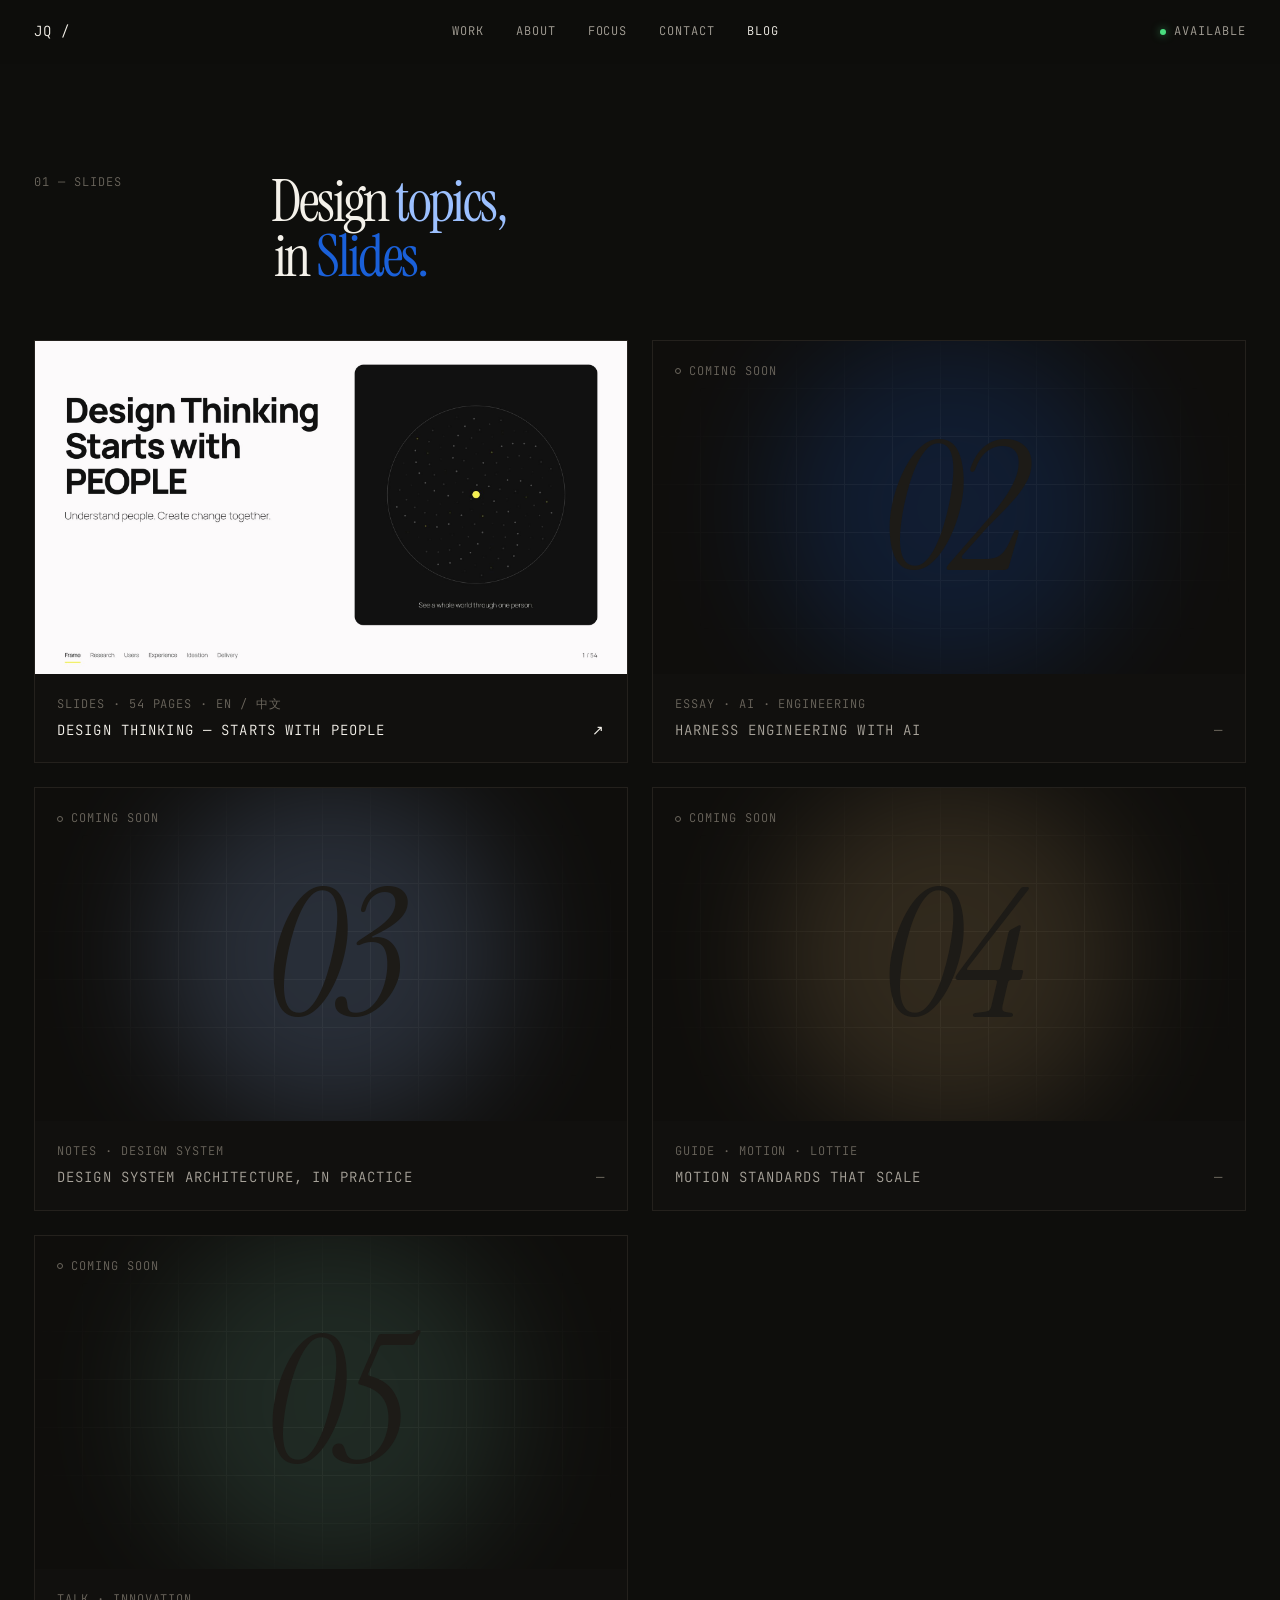
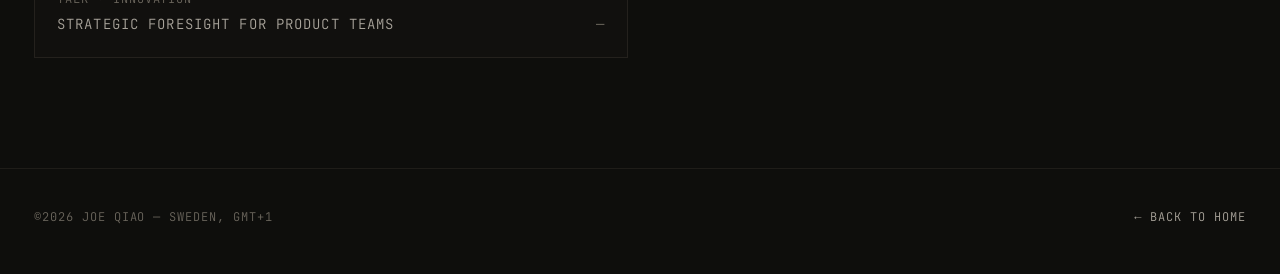
<file: blog/index.html>
<!doctype html>
<html lang="en">
<head>
<meta charset="utf-8">
<meta name="viewport" content="width=device-width, initial-scale=1">
<link rel="icon" type="image/png" href="favicon.png">
<link rel="apple-touch-icon" href="favicon.png">
<title>Blog — Joe Qiao</title>
<meta name="description" content="Notes, talks and slides by Joe Qiao — design thinking, design systems, motion and AI-driven design engineering.">
<style>
  @font-face{font-family:"Instrument Serif";font-style:normal;font-weight:400;font-display:swap;src:url(fonts/instrument-serif-latin-400-normal.woff2) format("woff2")}
  @font-face{font-family:"Instrument Serif";font-style:italic;font-weight:400;font-display:swap;src:url(fonts/instrument-serif-latin-400-italic.woff2) format("woff2")}
  @font-face{font-family:"JetBrains Mono";font-style:normal;font-weight:300;font-display:swap;src:url(fonts/jetbrains-mono-latin-300-normal.woff2) format("woff2")}
  @font-face{font-family:"JetBrains Mono";font-style:normal;font-weight:400;font-display:swap;src:url(fonts/jetbrains-mono-latin-400-normal.woff2) format("woff2")}
  /* Tokens lifted from the Framer export of the home page */
  :root{
    --bg:#0e0e0c;
    --nav-bg:#0e0e0cd1;
    --card:#11100e;
    --card-border:#24211d;
    --rule:#1f1d19;
    --ink:#f4f1ea;
    --ink-2:#a8a39a;
    --ink-3:#6b665d;
    --blue-light:#9cc0ff;
    --blue:#1a60d9;
    --serif:"Instrument Serif",serif;
    --mono:"JetBrains Mono",ui-monospace,monospace;
    --ease:cubic-bezier(.44,0,.56,1);
  }
  *{box-sizing:border-box;margin:0;padding:0}
  html{background:var(--bg);-webkit-font-smoothing:antialiased}
  body{background:var(--bg);color:var(--ink);font-family:var(--mono);min-height:100vh}
  a{color:inherit;text-decoration:none}

  .wrap{max-width:1440px;margin:0 auto}

  /* ---------- Nav ---------- */
  .nav{position:sticky;top:0;z-index:10;background:var(--nav-bg);backdrop-filter:blur(10px);-webkit-backdrop-filter:blur(10px)}
  .nav .wrap{display:flex;align-items:center;justify-content:space-between;padding:22px 34px}
  .mono-s{font:300 12px/1.4 var(--mono);letter-spacing:.08em;text-transform:uppercase}
  .mono-m{font:300 14px/1.4 var(--mono);letter-spacing:.08em;text-transform:uppercase}
  .logo{color:var(--ink)}
  .links{display:flex;gap:32px}
  .links a{color:var(--ink-2);transition:color .2s var(--ease)}
  .links a:hover,.links a[aria-current]{color:var(--ink)}
  .status{display:flex;align-items:center;gap:8px;color:var(--ink-2)}
  .status i{width:6px;height:6px;border-radius:50%;background:#4ade80;box-shadow:0 0 8px #4ade8099}

  /* ---------- Section ---------- */
  .section{display:flex;flex-direction:column;gap:56px;padding:110px 34px;border-bottom:1px solid var(--rule)}
  .head{display:flex;gap:80px;align-items:flex-start}
  .head .label{width:160px;flex:none;color:var(--ink-3)}
  .head h1{width:520px;font:400 58px/.95 var(--serif);letter-spacing:-.045em;text-indent:-.06em;text-wrap:balance}
  .c-light{color:var(--blue-light)} .c-blue{color:var(--blue)}

  /* ---------- Grid (same as Selected Work) ---------- */
  .grid{display:grid;grid-template-columns:repeat(2,minmax(0,1fr));gap:24px}
  .card{display:flex;flex-direction:column;background:var(--card);border:1px solid var(--card-border);overflow:hidden;min-width:0}
  .card.feature{grid-column:span 2}
  .visual{position:relative;width:100%;aspect-ratio:16/9;overflow:hidden}
  .visual>.inner{position:absolute;inset:0;transition:transform .8s cubic-bezier(.2,.7,.2,1)}
  a.card:hover .visual>.inner{transform:scale(1.025)}
  .caption{display:flex;align-items:flex-end;justify-content:space-between;gap:16px;padding:22px}
  .caption .copy{display:flex;flex-direction:column;gap:8px;min-width:0}
  .caption .tag{color:var(--ink-3)}
  .caption .title{color:var(--ink)}
  .arrow{color:var(--ink);transition:transform .3s var(--ease)}
  a.card:hover .arrow{transform:translate(3px,-3px)}
  .card.soon{cursor:default}
  .card.soon .title{color:var(--ink-2)}
  .card.soon .arrow{color:var(--ink-3)}


  /* ---------- Visual: placeholder ---------- */
  .ph{background:#0f0e0c}
  .ph .inner{display:flex;align-items:center;justify-content:center}
  .ph .grid-bg{position:absolute;inset:0;background-image:linear-gradient(#1a1916 1px,transparent 1px),linear-gradient(90deg,#1a1916 1px,transparent 1px);background-size:48px 48px;background-position:-1px -1px;mask-image:radial-gradient(ellipse at center,#000 30%,transparent 78%);-webkit-mask-image:radial-gradient(ellipse at center,#000 30%,transparent 78%)}
  .ph .num{position:relative;font:400 clamp(96px,14vw,200px)/1 var(--serif);letter-spacing:-.05em;color:#1d1b17}
  .ph .num em{font-style:italic}
  .ph .badge{position:absolute;left:22px;top:22px;color:var(--ink-3);display:flex;align-items:center;gap:8px}
  .ph .badge i{width:6px;height:6px;border:1px solid var(--ink-3);border-radius:50%}
  .ph .glow{position:absolute;width:60%;aspect-ratio:1;border-radius:50%;filter:blur(60px);opacity:.18}

  /* ---------- Footer ---------- */
  .foot{display:flex;justify-content:space-between;gap:24px;padding:40px 34px 48px;color:var(--ink-3)}
  .foot a{color:var(--ink-2);transition:color .2s var(--ease)}
  .foot a:hover{color:var(--ink)}

  /* ---------- Responsive (Framer breakpoints) ---------- */
  @media (max-width:1199px){
    .head{gap:48px}
  }
  @media (max-width:809px){
    .nav .wrap{padding:18px 16px}
    .links{gap:18px}
    .links .hide-m,.status{display:none}
    .section{padding:72px 16px;gap:40px}
    .head{flex-direction:column;gap:20px}
    .head h1{width:auto;font-size:44px}
    .grid{grid-template-columns:minmax(0,1fr);gap:16px}
    .card.feature{grid-column:auto}
    .caption{padding:18px}
    .mono-m{font-size:13px}
    .foot{flex-direction:column;padding:32px 16px 40px}
  }
  @media (prefers-reduced-motion:reduce){*{transition:none!important}}
</style>
</head>
<body>

<nav class="nav">
  <div class="wrap">
    <a class="logo mono-m" href="../index.html">JQ /</a>
    <div class="links mono-s">
      <a href="../index.html#work">Work</a>
      <a class="hide-m" href="../index.html#about">About</a>
      <a class="hide-m" href="../index.html#focus">Focus</a>
      <a href="../index.html#contact">Contact</a>
      <a href="index.html" aria-current="page">Blog</a>
    </div>
    <div class="status mono-s"><i></i>Available</div>
  </div>
</nav>

<main class="wrap">
  <section class="section">
    <div class="head">
      <p class="label mono-s">01 — Slides</p>
      <h1>Design <span class="c-light">topics,</span><br>in <span class="c-blue">Slides.</span></h1>
    </div>

    <div class="grid" id="grid"></div>
  </section>

  <footer class="foot mono-s">
    <span>©2026 Joe Qiao — Sweden, GMT+1</span>
    <a href="../index.html">← Back to home</a>
  </footer>
</main>

<script>
/*
  ADD A NEW ENTRY: copy one object in POSTS and edit it.
  - href: null     → shows as "Coming soon" (not clickable)
  - visual: "placeholder" | an image/video URL (16:9 looks best)
*/
const POSTS = [
  {
    tag: "Slides · 54 pages · EN / 中文",
    title: "Design Thinking — starts with people",
    href: "design-thinking/index.html",
    visual: "design-thinking/cover.jpg"
  },
  { tag: "Essay · AI · Engineering",      title: "Harness engineering with AI",          href: null, visual: "placeholder", glow: "#1a60d9" },
  { tag: "Notes · Design System",         title: "Design system architecture, in practice", href: null, visual: "placeholder", glow: "#9cc0ff" },
  { tag: "Guide · Motion · Lottie",       title: "Motion standards that scale",          href: null, visual: "placeholder", glow: "#c9a46a" },
  { tag: "Talk · Innovation",             title: "Strategic foresight for product teams", href: null, visual: "placeholder", glow: "#6aa88f" }
];

const esc = s => String(s).replace(/[&<>"]/g, c => ({"&":"&amp;","<":"&lt;",">":"&gt;",'"':"&quot;"}[c]));

function visualHTML(p, i){
  if (p.visual === "placeholder" || !p.visual) {
    const n = String(i + 1).padStart(2, "0");
    return `
    <div class="visual ph"><div class="inner">
      <div class="grid-bg"></div>
      <div class="glow" style="background:${esc(p.glow || "#1a60d9")}"></div>
      <div class="num"><em>${n}</em></div>
      <div class="badge mono-s"><i></i>${p.href ? "New" : "Coming soon"}</div>
    </div></div>`;
  }
  const isVideo = /\.(mp4|webm)(\?|$)/i.test(p.visual);
  return `<div class="visual"><div class="inner">${
    isVideo
      ? `<video src="${esc(p.visual)}" autoplay muted loop playsinline style="width:100%;height:100%;object-fit:cover;display:block"></video>`
      : `<img src="${esc(p.visual)}" alt="" loading="lazy" style="width:100%;height:100%;object-fit:cover;display:block">`
  }</div></div>`;
}

document.getElementById("grid").innerHTML = POSTS.map((p, i) => {
  const cls = `card${p.feature ? " feature" : ""}${p.href ? "" : " soon"}`;
  const open = p.href ? `<a class="${cls}" href="${esc(p.href)}">` : `<div class="${cls}" aria-disabled="true">`;
  const close = p.href ? `</a>` : `</div>`;
  return `${open}
    ${visualHTML(p, i)}
    <div class="caption">
      <div class="copy">
        <p class="tag mono-s">${esc(p.tag)}</p>
        <p class="title mono-m">${esc(p.title)}</p>
      </div>
      <span class="arrow mono-m">${p.href ? "↗" : "—"}</span>
    </div>
  ${close}`;
}).join("");
</script>
</body>
</html>
</file>
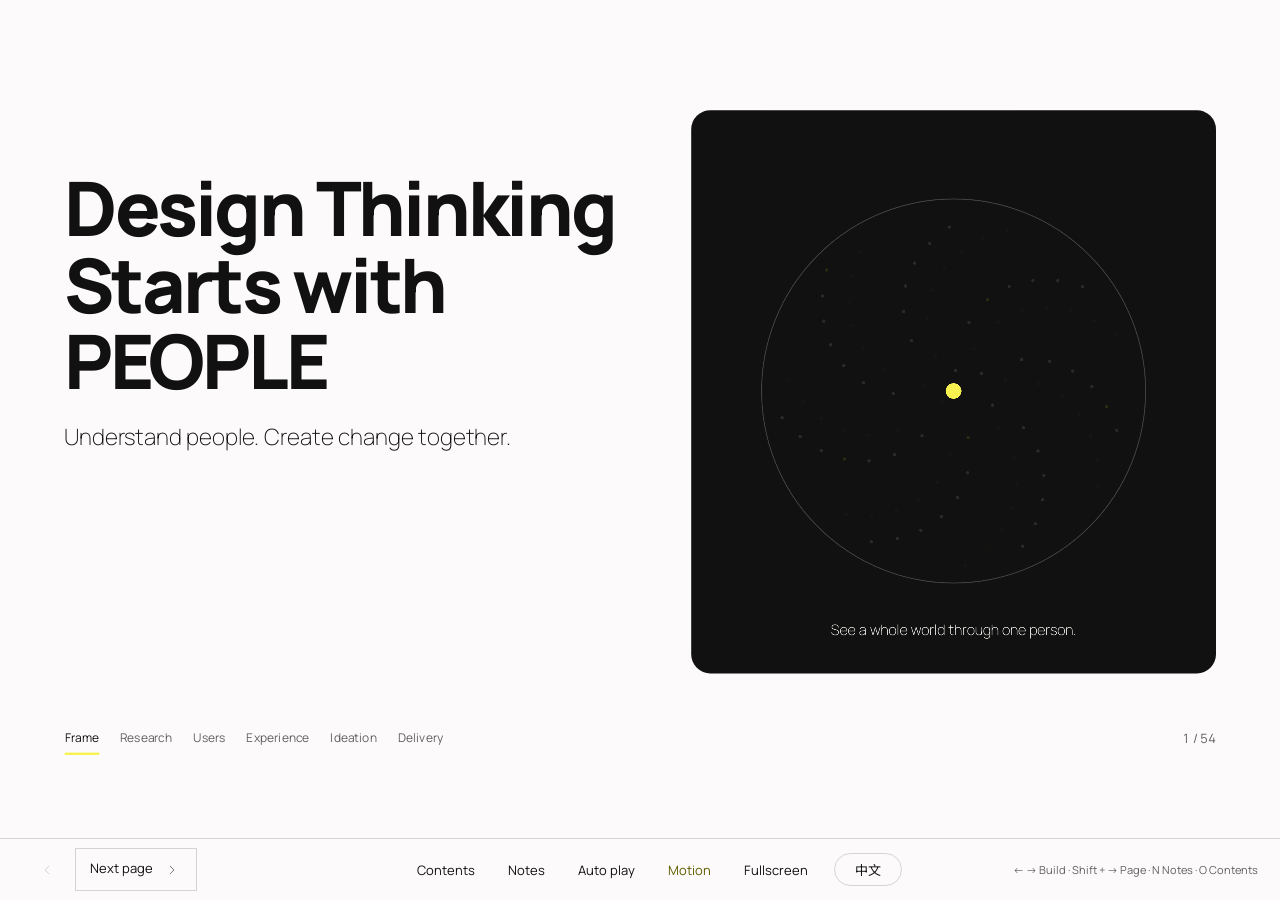
<file: blog/design-thinking/index.html>
<!doctype html><html lang="en"><head><meta charset="utf-8"><meta name="viewport" content="width=device-width,initial-scale=1"><meta name="description" content="以点、线、面的连续叙事讲述设计思维，从人到体验，再到服务系统。"><link rel="icon" type="image/png" href="../favicon.png"><link rel="apple-touch-icon" href="../favicon.png"><title>Design Thinking — Joe Qiao</title><link rel="stylesheet" href="presentation.css"></head><body>
<div class="shell"><main id="screen" aria-label="演讲舞台"><div id="frame"><div id="diagramPanel" aria-hidden="true"></div><canvas id="geometry" width="1800" height="1400" role="img" aria-label="随讲述变化的点线面关系图"></canvas><canvas id="particleSpace" width="1800" height="1400" aria-hidden="true"></canvas><canvas id="geometryLabels" width="1800" height="1400" aria-hidden="true"></canvas><section id="frameworkLayer" tabindex="0" role="button" aria-label="放大方法图表" hidden></section><p id="frameworkCaption" hidden></p><button id="diamondReference" hidden aria-label="查看 Design Council 官方双钻详图" title="查看官方双钻详图" aria-haspopup="dialog" aria-controls="figureDialog"><svg viewBox="0 0 24 24" aria-hidden="true"><path d="M2 12s3.5-7 10-7 10 7 10 7-3.5 7-10 7S2 12 2 12Z"/><circle cx="12" cy="12" r="3"/></svg></button><section id="profilePanel" hidden aria-label="人物履历"><img id="profilePortrait" src="assets/tim-brown.jpg" alt="Tim Brown 官方肖像" width="800" height="800"><ol id="profileCareer"></ol></section><div class="copy"><h1 id="headline">设计，从一个人开始。</h1><p id="lead" class="lead">Design Thinking · 从看见，到共同创造</p><div id="detail" class="detail" aria-live="polite"></div></div><div id="diagramhint"></div><div class="slide-foot"><div id="chapters"></div><span id="sceneCount"></span></div><div id="blackout" hidden></div></div></main>
<footer class="toolbar"><div class="navigation"><button id="prev" aria-label="上一步"><svg viewBox="0 0 24 24" aria-hidden="true"><path d="m14 5-7 7 7 7"/></svg></button><button id="next" class="primary">下一步 <svg viewBox="0 0 24 24" aria-hidden="true"><path d="m9 5 7 7-7 7"/></svg></button><span id="buildCount"></span></div><div class="utility"><button id="outline">目录</button><button id="practice" hidden aria-expanded="false">案例练习</button><button id="notes" aria-expanded="false">讲者备注</button><button id="play" aria-pressed="false">连续演绎</button><button id="motion" aria-pressed="true">动态</button><button id="fullscreen">全屏</button><button id="language" aria-label="切换到英文">English</button></div><span class="shortcuts">← → 构建 · Shift + → 翻页 · N 备注 · O 目录</span></footer></div>
<dialog id="outlineDialog"><div class="dialogtop"><h2>讲述路线</h2><button data-close="outlineDialog">关闭</button></div><p class="introtext">58 个场景，把方法连成一个过程。点击任意场景进入讲授。</p><input id="search" type="search" aria-label="搜索演讲内容" placeholder="搜索方法、案例或问题"><div id="outlineList"></div></dialog>
<dialog id="figureDialog"><div class="dialogtop"><h2 id="figureTitle">方法图表</h2><div><button id="figureZoom">200%</button><button data-close="figureDialog" id="figureClose">关闭</button></div></div><p id="figureCredit" hidden></p><div id="figureScroll"><img id="figureFull" alt=""></div></dialog>
<aside id="notesPanel" hidden><div class="dialogtop"><h2>讲者备注</h2><button id="closeNotes">关闭</button></div><h3 id="noteTitle"></h3><section id="practiceContent" hidden></section><div id="fullContent"></div><h4>讲述提示</h4><p id="noteBody"></p><div id="updateNote"></div><div id="sourceRefs"></div><details><summary>原始素材核对记录</summary><div id="rawSource"></div></details><p class="small">原始文字识别可能存在错误。演讲正文已经人工重组；新增与修正内容分别标注。原材料图表在粒子串场之后展开。</p></aside>
<script src="font-assets.js"></script><script src="material-icons.js"></script><script src="presentation-data.js"></script><script src="presentation-en.js"></script><script src="presentation-i18n.js"></script><script src="particle-space.js"></script><script src="motion.js"></script><script src="full-method-figures.js"></script>
<script src="method-redraws.js"></script>
<script src="frameworks.js"></script><script src="presentation.js"></script></body></html>
</file>
<file: blog/design-thinking/presentation.css>
:root{--paper:#faf9f6;--ink:#111111;--muted:#606060;--line:#d5d5d5;--accent:#625e00;--soft:#ededed;--blue:#625e00;color-scheme:light}*{box-sizing:border-box}body{margin:0;background:#e7e7e7;color:var(--ink);font-family:'Manrope','Noto Sans SC',sans-serif}button,input{font:inherit}button{color:inherit;cursor:pointer;border:1px solid transparent;background:transparent;border-radius:0;padding:10px 14px}button:hover{background:#e9e9e9}button:disabled{opacity:.3;cursor:default}button:focus-visible,a:focus-visible,input:focus-visible,summary:focus-visible{outline:2px solid var(--accent);outline-offset:3px}button[aria-pressed=true]{color:var(--accent)}svg{width:18px;height:18px;fill:none;stroke:currentColor;stroke-width:1.6;vertical-align:middle}::selection{background:#f7f250;color:var(--ink)}.shell{height:100svh;display:flex;flex-direction:column}#screen{flex:1;position:relative;overflow:hidden;min-height:0;display:flex;justify-content:center;align-items:center}#frame{width:1600px;height:900px;flex-shrink:0;position:absolute;background:var(--paper);transform-origin:center;overflow:hidden}#geometry{position:absolute;left:650px;top:65px;width:900px;height:700px;pointer-events:auto}.copy{position:absolute;left:86px;top:105px;width:570px}h1{font-size:72px;line-height:1.14;font-weight:400;letter-spacing:-.02em;margin:0;white-space:pre-line;text-wrap:balance;max-width:570px}.lead{font-size:24px;line-height:1.65;margin:30px 0 0;color:var(--muted);max-width:550px}.detail{margin-top:66px;position:relative;min-height:210px;max-width:520px}.detail h2{font-size:31px;line-height:1.4;font-weight:400;margin:0 0 18px;white-space:pre-line}.detail p{font-size:25px;line-height:1.75;margin:0;white-space:pre-line;max-width:520px}.detail .ordinal{display:block;font-size:15px;color:var(--accent);margin-bottom:16px;letter-spacing:.03em}.detail .detail-foot{font-size:17px;color:var(--muted);margin-top:18px;line-height:1.6}.intro{border:1px solid var(--ink);padding:15px 24px;font-size:19px;margin-top:42px}.intro svg{fill:currentColor;stroke:none;margin-left:18px}.cover .copy{top:230px;width:720px}.cover h1{font-size:86px;max-width:680px;line-height:1.15}.cover .lead{font-size:24px;margin-top:32px}.cover .detail{display:none}.closing .copy{top:145px}.closing .detail{margin-top:45px}.closing .detail h2{font-size:34px;line-height:1.6}.film .copy{top:285px;width:810px}.film h1{font-size:86px;max-width:790px}.film .detail,.film #intro,.film .slide-foot{display:none}.slide-foot{position:absolute;left:86px;right:86px;bottom:44px;display:flex;align-items:center;justify-content:space-between;border-top:1px solid var(--line);padding-top:22px}.slide-foot #chapters{display:flex;gap:30px}.slide-foot button{padding:4px 0;font-size:17px;color:var(--muted);position:relative}.slide-foot button.active{color:var(--ink)}.slide-foot button.active:before{content:'';width:5px;height:5px;background:var(--accent);border-radius:50%;position:absolute;left:-14px;top:14px}#sceneCount{font-size:18px;font-variant-numeric:tabular-nums;color:var(--muted)}#diagramhint{position:absolute;left:728px;right:85px;top:758px;font-size:16px;color:var(--muted);text-align:center;white-space:pre-line}#filmprogress{position:absolute;bottom:0;left:0;width:100%;height:3px;background:var(--accent);transform:scaleX(0);transform-origin:left}#blackout{position:absolute;inset:0;background:#1e2120}.toolbar{height:62px;flex-shrink:0;border-top:1px solid var(--line);display:flex;align-items:center;justify-content:space-between;padding:0 22px;gap:18px;background:var(--paper);font-size:13px}.navigation,.utility{display:flex;gap:3px;align-items:center}.primary{border:1px solid var(--line);min-width:100px}.primary svg{margin-left:6px}#buildCount{margin-left:14px;color:var(--muted);font-size:12px;min-width:50px;font-variant-numeric:tabular-nums}.shortcuts{color:var(--muted);font-size:11px}dialog{padding:35px;border:1px solid var(--line);width:min(1000px,94vw);max-height:90svh;background:var(--paper);color:var(--ink)}dialog::backdrop{background:#20222280}.dialogtop{display:flex;justify-content:space-between;align-items:center;gap:12px}.dialogtop h2{font-size:27px;font-weight:400;margin:0}p.introtext{font-size:14px;line-height:1.8;color:var(--muted)}input{width:100%;padding:15px 0;background:transparent;color:var(--ink);border:0;border-bottom:1px solid var(--line);caret-color:var(--accent);margin-bottom:20px;font-size:16px}input::placeholder{color:var(--muted)}.outlineGroup h3{font-size:15px;color:var(--muted);font-weight:400;padding-top:25px}.outlineRow{display:flex;width:100%;text-align:left;align-items:center;padding:12px 0;border-bottom:1px solid var(--line);gap:20px}.outlineRow .sceneNo{color:var(--muted);font-size:13px;width:24px;font-variant-numeric:tabular-nums}.outlineRow .name{font-size:20px;flex:1}.outlineRow .type{font-size:11px;color:var(--muted)}.outlineRow.active{color:var(--accent)}#notesPanel{position:fixed;right:0;top:0;bottom:62px;width:min(530px,94vw);background:var(--paper);padding:30px;overflow:auto;border-left:1px solid var(--line);box-shadow:-12px 0 40px #20222212;z-index:3}#notesPanel h3{font-size:24px;line-height:1.4;margin:32px 0 18px}#notesPanel h4{font-size:15px;font-weight:600;margin:28px 0 12px}#notesPanel p{font-size:14px;line-height:1.9;white-space:pre-line}#fullContent .noteitem{padding:12px 0;border-bottom:1px solid var(--line)}#fullContent strong{font-size:15px;font-weight:400}#fullContent p{margin:6px 0}.notechange{padding:18px;background:var(--soft);font-size:13px;line-height:1.8;margin-top:24px}#sourceRefs a{display:block;color:var(--blue);font-size:13px;line-height:1.6;margin:10px 0;text-underline-offset:4px}details{margin-top:26px;font-size:14px}summary{cursor:pointer}pre{font:12px/1.8 'Manrope','Noto Sans SC',sans-serif;white-space:pre-wrap;word-break:break-word;color:var(--muted)}.sourcefile{font-size:11px;word-break:break-word;color:var(--muted)}.small{font-size:11px!important;color:var(--muted)}[hidden]{display:none!important}::-webkit-scrollbar{width:7px}::-webkit-scrollbar-thumb{background:#b8b8b8;border-radius:4px}@media(max-width:1100px){.shortcuts{display:none}}@media(max-width:650px){.toolbar{height:106px;flex-wrap:wrap;justify-content:center;align-content:center;gap:7px;padding:10px 8px}.utility{width:100%;justify-content:center}.utility button{padding:7px 10px;font-size:12px}#notesPanel{bottom:106px}dialog{padding:20px}.outlineRow .name{font-size:16px}.outlineRow .type{display:none}#screen{min-height:250px}}@media(prefers-reduced-motion:reduce){*{animation:none!important;transition:none!important}}body.still *{animation:none!important}@media print{.toolbar,canvas,.intro,#notesPanel{display:none!important}.shell,#screen{height:auto;display:block;overflow:visible}#frame{position:static;transform:none!important;width:auto;height:auto;background:white}.copy{position:static;width:auto;padding:30px}h1{font-size:34px}.detail{display:block!important}.detail p{font-size:16px}.slide-foot{position:static;padding:20px}.slide-foot #chapters{display:none}}

/* The stage is a composed lecture surface; controls stay outside it. */
#particleSpace{position:absolute;left:650px;top:65px;width:900px;height:700px;pointer-events:none}
.copy{z-index:1}#diagramhint{display:none!important}
.copy-ghost,.detail-ghost{pointer-events:none;user-select:none;z-index:2}
.copy-ghost{position:absolute}.detail-ghost{position:absolute;left:0;width:100%;margin:0!important}
.is-dark #frame{--paper:#101110;--ink:#f0f0ee;--muted:#ababab;--line:#424242;--accent:#f7f250;background:var(--paper);color:var(--ink)}
.is-dark .intro{border-color:#777777}.is-dark .intro:hover{background:#2b2b2b}
.is-dark #frame #chapters button:hover{background:#2b2b2b}
#frame{transition:background-color 900ms cubic-bezier(.4,0,.2,1),color 900ms cubic-bezier(.4,0,.2,1)}
#chapters .active:before{width:6px;height:6px}#filmprogress{height:2px}
button{transition:background-color 180ms ease,color 180ms ease,border-color 180ms ease}
#buildCount{min-width:76px}.primary{min-width:110px}.ordinal{display:none!important}
@media(prefers-reduced-motion:reduce){#frame{transition:none}}

#geometry{z-index:0}#particleSpace{z-index:1}#geometryLabels{position:absolute;left:650px;top:65px;width:900px;height:700px;pointer-events:none;z-index:2}.copy{z-index:3}.copy-ghost{z-index:4}#blackout{z-index:5}


/* Fixed narrative stage. Type and planes share a deliberate two-column grid. */
:root{--signal:#f7f250;--ink:#111111;--paper:#fcfafa;--soft:#eceae8;--line:#d6d3d0;--accent:#625e00;--blue:#625e00}
#frame{background:var(--paper)}
.copy{inset:0;width:1600px;pointer-events:none}.copy button{pointer-events:auto}
.copy h1,.copy .lead,.copy .detail,.copy .intro{position:absolute;margin:0}
.copy h1{left:80px;top:88px;width:536px;max-width:536px;font-size:84px;line-height:1.08;letter-spacing:-.03em;font-weight:400}
.copy .lead{left:80px;top:360px;width:536px;max-width:536px;font-size:23px;line-height:1.5;color:#62605e}
.copy .detail{left:80px;top:516px;width:536px;max-width:536px;min-height:252px;padding:28px 32px;background:var(--signal);border-radius:24px;color:var(--ink);pointer-events:auto}
.copy .detail h2{font-size:30px;line-height:1.25;letter-spacing:-.02em;margin:0 0 20px;max-width:472px}
.copy .detail p{font-size:23px;line-height:1.5;max-width:472px;letter-spacing:0}
.copy .detail .detail-foot{font-size:14px;line-height:1.5;margin-top:16px;color:#4e4b19}
.copy .detail.dense p{font-size:20px;line-height:1.45}.copy .detail.dense .detail-foot{font-size:14px;line-height:1.5}
#diagramPanel{position:absolute;left:648px;top:64px;width:872px;height:704px;border-radius:24px;background:#eceae8;z-index:0}
.diagram-dark #diagramPanel{background:#101110}
/* Preserve the original coordinates and scale across every page and build. */
#geometry,#particleSpace,#geometryLabels{left:650px!important;top:65px!important;width:900px!important;height:700px!important}
.slide-foot{left:80px;right:80px;bottom:36px;border-top:0;padding-top:0}
.slide-foot #chapters{gap:24px}.slide-foot button{font-size:15px}.slide-foot button.active{color:var(--ink)}.slide-foot button.active:before{display:none}
.slide-foot button.active:after{content:'';position:absolute;bottom:-7px;left:0;right:0;height:3px;background:var(--signal)}
#sceneCount{font-size:16px}
.cover .copy,.closing .copy{inset:0;width:1600px}
.cover .copy h1,.closing .copy h1{left:80px;top:160px;width:730px;max-width:730px;font-size:100px;line-height:1.08;letter-spacing:-.035em}
.cover #diagramPanel,.closing #diagramPanel{left:864px;top:64px;width:656px;height:704px;background:#101110}
.cover .copy .lead,.closing .copy .lead{left:80px;top:490px;width:700px;max-width:700px;font-size:28px;line-height:1.5;color:#62605e}
.cover .copy .intro{left:80px;top:650px;padding:14px 24px;border:0;border-radius:24px;background:var(--signal);color:var(--ink);font-size:20px}
.cover .copy .intro:hover{background:#eeea45}
.closing .copy .detail{left:80px;top:580px;width:680px;max-width:680px;min-height:0;padding:0;background:none;color:var(--ink)}
.closing .copy .detail h2{font-size:34px;max-width:680px;line-height:1.5}
.film .copy{inset:0;width:1600px}.film .copy h1{left:86px;top:285px;width:810px;max-width:810px;font-size:86px;line-height:1.14}.film .copy .lead{left:86px;top:510px;width:790px;max-width:790px;font-size:24px;color:#ababab}.film #diagramPanel{display:none}
.is-english{font-family:'Manrope',sans-serif}
.is-english .copy h1{font-size:84px;letter-spacing:-.04em;text-wrap:balance}
.is-english .copy h1.title-compact{font-size:72px;line-height:1.12}
.is-english .copy .lead{font-size:23px;line-height:1.45}
.is-english .copy .detail h2{font-size:30px;line-height:1.2;letter-spacing:-.02em}
.is-english .copy .detail p{font-size:22px;line-height:1.4}
.is-english .copy .detail.dense p{font-size:20px;line-height:1.4}
.is-english .copy .detail .detail-foot{font-size:14px;line-height:1.4}
.is-english .cover .copy h1,.is-english .closing .copy h1{font-size:100px;line-height:1.02;width:730px;max-width:730px;text-wrap:initial}
.is-english .cover .copy h1{top:138px}
.is-english .cover .copy .lead,.is-english .closing .copy .lead{font-size:28px}
.is-english .closing .copy .detail h2{font-size:32px}
.is-english .film .copy h1{font-size:86px;width:810px;max-width:810px}
#language{border:1px solid var(--line);border-radius:18px;padding:6px 13px;margin-left:8px;min-width:68px}
@media(max-width:650px){.utility{gap:0}.utility button{padding:7px 7px}#language{min-width:48px;margin-left:3px;padding:5px 9px}.is-english .utility button{font-size:11px;padding:7px 6px}}
@media print{.copy h1,.copy .lead,.copy .detail{position:static!important;width:auto!important}.copy{position:static;width:auto}#diagramPanel{display:none}}

/* Tim Brown: real portrait and four career milestones on the existing stage. */
#profilePanel{position:absolute;inset:0;z-index:2;pointer-events:none}
#profilePortrait{position:absolute;left:680px;top:112px;width:344px;height:608px;object-fit:cover;object-position:50% 46%;filter:grayscale(1);border-radius:16px;background:var(--soft)}
#profileCareer{position:absolute;left:1104px;top:136px;width:360px;margin:0;padding:0;list-style:none;color:#f7f7f2}
#profileCareer li{height:144px;margin:0;padding:0}
.career-year{font-size:17px;line-height:1.2;letter-spacing:.02em;color:#ababab;margin:0}
#profileCareer h3{font-size:26px;line-height:1.25;font-weight:400;letter-spacing:-.02em;margin:12px 0 14px}
.career-body{font-size:20px;line-height:1.45;color:#ababab;margin:0;max-width:348px}
#profileCareer li.active .career-year,#profileCareer li.active h3{color:var(--signal)}
.is-english #profileCareer h3{font-size:25px}.is-english .career-body{font-size:19px;line-height:1.4}
@media print{#profilePanel{display:none!important}}

/* Source-faithful training frameworks: stable semantic diagrams above points. */
#frameworkLayer{position:absolute;left:648px;top:64px;width:872px;height:704px;z-index:2;pointer-events:none;color:#f7f7f2}
#frameworkLayer svg{display:block;width:100%;height:100%;overflow:hidden;fill:none;stroke:none;font-variant-numeric:tabular-nums}
.framework-scene #geometry,.framework-scene #geometryLabels,.framework-scene #particleSpace{display:none}
.fw-emphasis > text,.fw-emphasis > rect,.fw-emphasis > circle,.fw-emphasis > path{transition:fill 850ms ease,stroke 850ms ease}
.fw-emphasis.active > text{fill:#f7f250}.fw-emphasis.active > rect,.fw-emphasis.active > circle,.fw-emphasis.active > path{stroke:#f7f250}.fw-emphasis.active > circle{fill:#f7f250}
.framework-wide #diagramPanel{left:80px;top:230px;width:1440px;height:530px;border-radius:16px}
.framework-wide #frameworkLayer{left:80px;top:230px;width:1440px;height:530px}
.framework-wide .copy h1{left:80px;top:73px;width:1440px;max-width:1440px;font-size:64px;line-height:1.08;white-space:normal;text-wrap:initial}
.framework-wide .copy .lead{left:80px;top:166px;width:1440px;max-width:1440px;font-size:24px;line-height:1.4}
.framework-wide .copy .detail{display:none}
.is-english .framework-wide .copy h1,.is-english .framework-wide .copy h1.title-compact{font-size:60px;line-height:1.08}
#frameworkCaption{position:absolute;left:80px;top:785px;width:1440px;margin:0;font-size:21px;line-height:1.3;letter-spacing:0;color:#62605e;pointer-events:none}
@media(prefers-reduced-motion:reduce){.fw-emphasis > *{transition:none!important}}
@media print{#frameworkLayer,#frameworkCaption{display:none!important}}

#frameworkCaption{line-height:1.4;max-height:59px;margin:0;color:#62605e}
#practiceContent{padding-bottom:22px;border-bottom:1px solid var(--line)}
#practiceContent h4:first-child{color:var(--accent);margin-top:22px}
#practiceContent h3{margin:16px 0}
#practiceContent p{font-size:16px;line-height:1.75}
@media(max-width:650px){.utility{flex-wrap:wrap}.toolbar{height:124px}#notesPanel{bottom:124px}}

.fw-emphasis.active > text.fw-letter{fill:#101110}

/* Particle narration precedes source-detail presentation. */
.method-prelude #frameworkLayer,.method-prelude #sourceFigure,.method-prelude #frameworkCaption{display:none!important}
.method-prelude #geometry,.method-prelude #geometryLabels,.method-prelude #particleSpace{display:block}
#sourceFigure{position:absolute;left:80px;top:230px;width:1440px;height:530px;z-index:2;overflow:hidden;background:#fcfafa}
#sourceFigure svg{width:100%;height:100%;display:block;stroke:none}
#sourceFigure image{filter:none}
.source-scene #diagramPanel{background:#fcfafa}
.fw-emphasis.pending{visibility:visible}
.source-scene #frameworkCaption{font-size:20px;line-height:1.4;max-height:70px;top:773px}

#sourceFigure{cursor:zoom-in}#sourceFigure:focus-visible{outline:2px solid #625e00;outline-offset:4px}
#figureDialog{width:calc(100vw - 40px);max-width:1600px;height:90vh;max-height:90vh;padding:24px;background:#fcfafa;color:#111}
#figureDialog .dialogtop{margin-bottom:16px}#figureDialog .dialogtop h2{font-size:24px;letter-spacing:-.02em}#figureDialog .dialogtop button{border:1px solid #d6d3d0;padding:8px 14px;margin-left:12px}
#figureScroll{height:calc(100% - 68px);overflow:auto}#figureFull{display:block;width:100%;max-width:none;height:auto}#figureFull.magnified{width:200%}
@media(max-width:650px){#figureDialog{width:calc(100vw - 16px);padding:12px}#figureDialog .dialogtop h2{font-size:16px}#figureDialog .dialogtop button{padding:6px;margin-left:6px}}

/* A common diagram surface: white text, thin grey structure, yellow teaching focus. */
#frameworkLayer{pointer-events:auto;cursor:zoom-in}
#frameworkLayer:focus-visible{outline:2px solid #625e00;outline-offset:5px}
#frameworkCaption{top:776px;font-size:20px;max-height:65px}
#figureFull{background:#101110}
.fw-emphasis.active > circle{fill:inherit}
.fw-emphasis.active > text{fill:#f7f250}
.framework-wide #frameworkLayer svg{border-radius:16px}

/* Invisible masking rectangles must never become highlighted boxes. */
.fw-emphasis.active > rect[stroke="none"]{stroke:none}
.fw-emphasis.active > circle[stroke="none"]{fill:#f7f250;stroke:none}

/* Refined training figures: stable hairline weights and quieter secondary copy. */
#frameworkLayer svg{--diagram-stroke:1.2px}
#frameworkLayer svg :is(path,rect,circle,ellipse,line,polygon,polyline):not([stroke="none"]){stroke-width:var(--diagram-stroke);vector-effect:none}
#frameworkLayer text{stroke:none}
#frameworkLayer .fw-fixed{fill:#f7f7f2!important}
#frameworkLayer .fw-emphasis.active > rect[fill="#282828"]{fill:#282828}
.diagram-transition{position:absolute;z-index:6;transform-origin:0 0;pointer-events:none;overflow:hidden;border-radius:16px}
.diagram-transition img{position:absolute;inset:0;width:100%;height:100%;object-fit:fill}
#frameworkLayer,#geometryLabels{transform-origin:0 0}
#frameworkCaption{font-size:18px;line-height:1.45}

/* Repeated build descriptions are available in notes, never repeated below a diagram. */
#frameworkCaption{display:none!important}
.shared-prelude #frameworkLayer{display:block!important;pointer-events:none}
.shared-prelude #geometry,.shared-prelude #particleSpace,.shared-prelude #geometryLabels{left:648px!important;top:64px!important;width:872px!important;height:704px!important}
#frameworkLayer .active > text[font-family]{fill:#33331f!important}
#frameworkLayer .active > path[fill="url(#note-paper)"]{stroke:#f7f250;stroke-width:2!important}

/* Official Double Diamond reference: kept separate from the teaching animation. */
#diamondReference{position:absolute;right:104px;top:88px;width:48px;height:48px;padding:12px;z-index:2;border:1px solid #ffffff30;border-radius:50%;color:#d7d9d8;background:#101110}
#diamondReference svg{width:24px;height:24px;stroke-width:1.5}
#diamondReference:hover{color:#f7f250;border-color:#f7f250;background:#252727}
#diamondReference:focus-visible{outline-color:#f7f250}
#figureDialog[open]{display:flex;flex-direction:column}
#figureDialog .dialogtop{flex-shrink:0}
#figureDialog .dialogtop>div{display:flex;flex-shrink:0}
#figureScroll{height:auto;flex:1;min-height:0}
#figureCredit{font-size:13px;line-height:1.6;color:#606060;margin:0 0 14px;flex-shrink:0}
#figureCredit a{color:inherit;text-underline-offset:3px}
#figureDialog.official-figure #figureScroll{background:#fff;text-align:center}
#figureDialog.official-figure #figureFull{width:auto;max-width:100%;height:auto;max-height:100%;margin:0 auto;background:#fff;object-fit:contain}
#figureDialog.official-figure #figureFull.magnified{width:200%;max-width:none;max-height:none}
@media(max-width:650px){#figureCredit{font-size:11px;margin-bottom:10px}#figureDialog .dialogtop{align-items:flex-start}}

/* Bilingual typography: distinguish equal sizes with weight before color. */
:root{--type-display:80px;--type-scene-title:60px;--type-body:22px;--type-support:18px;--type-bold-weight:700;--type-medium-weight:500;--type-regular-weight:400;--type-thin-weight:200;--type-ultrathin-weight:100}
.copy h1{font-size:var(--type-display);font-weight:700;letter-spacing:-.025em;line-height:1.12}
.is-english .copy h1{font-size:76px;font-weight:700;line-height:1.12}
.is-english .copy h1.title-compact{font-size:68px;line-height:1.15}
.cover .copy h1,.closing .copy h1{font-weight:700}
.copy .lead{font-size:22px;font-weight:200;line-height:1.55;color:var(--ink)}
.cover .copy .lead,.closing .copy .lead{font-weight:100;color:var(--ink)}
.copy .detail h2{font-size:30px;font-weight:700;line-height:1.3;margin-bottom:14px}
.copy .detail p{font-size:22px;font-weight:400;line-height:1.6}
.copy .detail.dense p{font-size:19px;line-height:1.55}
.framework-wide .copy h1,.is-english .framework-wide .copy h1,.is-english .framework-wide .copy h1.title-compact{font-size:var(--type-scene-title);font-weight:700}
.framework-wide .copy .lead{font-size:22px;font-weight:200;line-height:1.5;color:var(--ink)}
.fw-emphasis.active>text[data-type-role="label"],.fw-emphasis.active>text[data-type-role="title"]{font-weight:700}
#notesPanel h3,#notesPanel h4,#fullContent strong,.dialogtop h2,#profileCareer h3{font-weight:700}
.career-year{font-weight:500}.career-body{font-weight:400}
.slide-foot button,#sceneCount,#buildCount{font-weight:400}

.is-english .copy .lead{font-size:22px;line-height:1.55}
.is-english .copy .detail h2{font-size:30px;line-height:1.3}
.is-english .copy .detail p{font-size:22px;line-height:1.6}
.is-english .copy .detail.dense p{font-size:19px;line-height:1.55}
.is-english .framework-wide .copy .lead{font-size:22px;line-height:1.5}
.fw-emphasis.active>text[data-type-role="small"]{font-weight:500}

/* Embedded variable fonts: real weights, with equal ink for primary/supporting copy. */
body{font-family:'Manrope','Noto Sans SC',sans-serif;font-weight:400;font-synthesis:none;--type-heading-weight:900;--type-focus-weight:800}
body.is-english{font-family:'Manrope','Noto Sans SC',sans-serif;--type-heading-weight:800;--type-focus-weight:700}
.copy h1,.cover .copy h1,.closing .copy h1,.framework-wide .copy h1,.is-english .copy h1,.is-english .framework-wide .copy h1,.is-english .framework-wide .copy h1.title-compact{font-weight:var(--type-heading-weight)}
.copy .detail h2,.is-english .copy .detail h2,#profileCareer h3{font-weight:var(--type-focus-weight)}
.copy .lead,.framework-wide .copy .lead{font-weight:200}
.cover .copy .lead,.closing .copy .lead{font-weight:100}
.is-english .cover .copy .lead,.is-english .closing .copy .lead{font-weight:200}
.fw-emphasis.active>text[data-type-role="label"],.fw-emphasis.active>text[data-type-role="title"]{font-weight:var(--type-focus-weight)}
.fw-emphasis.active>text[data-type-role="small"]{font-weight:700}
.career-year{font-weight:500;color:#f7f7f2}.career-body{font-weight:200;color:#f7f7f2}
#notesPanel h3,#notesPanel h4,.dialogtop h2,#fullContent strong{font-weight:700}

.fw-emphasis.active>text[data-type-role="title"]{font-weight:var(--type-heading-weight)}

/* Manrope display copy fits the existing cover column at its real heavy weight. */
.is-english .cover .copy h1,.is-english .closing .copy h1{font-size:94px}

/* Material Symbols: native outline paths, fixed to weight 100 / grade -25 / optical size 20. */
.material-symbol{display:inline-block;flex:none;fill:currentColor;stroke:none;vertical-align:middle}
.material-symbol path{fill:currentColor;stroke:none}
.copy .detail h2.has-point-icon{display:flex;align-items:flex-start;gap:12px}
.copy .detail h2.has-point-icon>.material-symbol{margin-top:3px}
.copy .detail h2.has-point-icon>span{min-width:0;flex:1}
.fw-emphasis.active .material-icon{color:#f7f250}

/* Align the persona particle viewport to the center of its diagram plane. */
.persona-prelude #geometry,.persona-prelude #particleSpace,.persona-prelude #geometryLabels{left:648px!important;top:76.889px!important;width:872px!important;height:678.222px!important}

/* Large visual anchors: icon above the heading, left aligned with the copy. */
.copy .detail{top:450px;padding-top:24px;padding-bottom:24px}
.copy .detail h2.has-point-icon{flex-direction:column;align-items:flex-start;gap:12px}
.copy .detail h2.has-point-icon>.material-symbol{margin-top:0}
.copy .detail h2.has-point-icon>span{flex:none;width:100%}
.diagram-transition svg{width:100%;height:100%;display:block;overflow:hidden}

#geometry,#particleSpace{transform-origin:0 0}

/* Match every ordinary particle viewport to its black plane without stretching. */
.method-prelude:not(.shared-prelude) #geometry,.method-prelude:not(.shared-prelude) #particleSpace,.method-prelude:not(.shared-prelude) #geometryLabels,
.canvas-standard #geometry,.canvas-standard #particleSpace,.canvas-standard #geometryLabels{left:648px!important;top:76.889px!important;width:872px!important;height:678.222px!important}

/* Keep the teaching plane anchored to the ordinary diagram's lower edge (768px). */
.copy .detail{top:auto;bottom:132px}

/* Subtitles follow the actual title height instead of floating at mid-page. */
.copy .lead,.is-english .copy .lead{font-size:20px;line-height:1.5}
.cover .copy .lead,.closing .copy .lead,.is-english .cover .copy .lead,.is-english .closing .copy .lead{font-size:28px;line-height:1.5}
.framework-wide .copy .lead,.is-english .framework-wide .copy .lead{font-size:22px;line-height:1.5}
.copy .detail p.detail-context,.is-english .copy .detail p.detail-context{margin-top:16px;padding-top:12px;border-top:1px solid #11111130;font-size:18px;line-height:1.5;font-weight:400}

/* Extend the slide's paper across every screen ratio; preserve the artwork's proportions. */
@media screen{
 body,#screen{background:var(--paper)}
 :fullscreen .shell{height:100dvh}
 :fullscreen #screen{min-height:0}
 :fullscreen .toolbar{position:fixed;left:0;right:0;bottom:0;z-index:4;opacity:0;transition:opacity 180ms ease}
 :fullscreen .toolbar:hover,:fullscreen .toolbar:has(:focus-visible){opacity:1}
 :fullscreen #notesPanel{bottom:0}
}
@media screen and (hover:none){:fullscreen .toolbar{opacity:1}}
</file>
